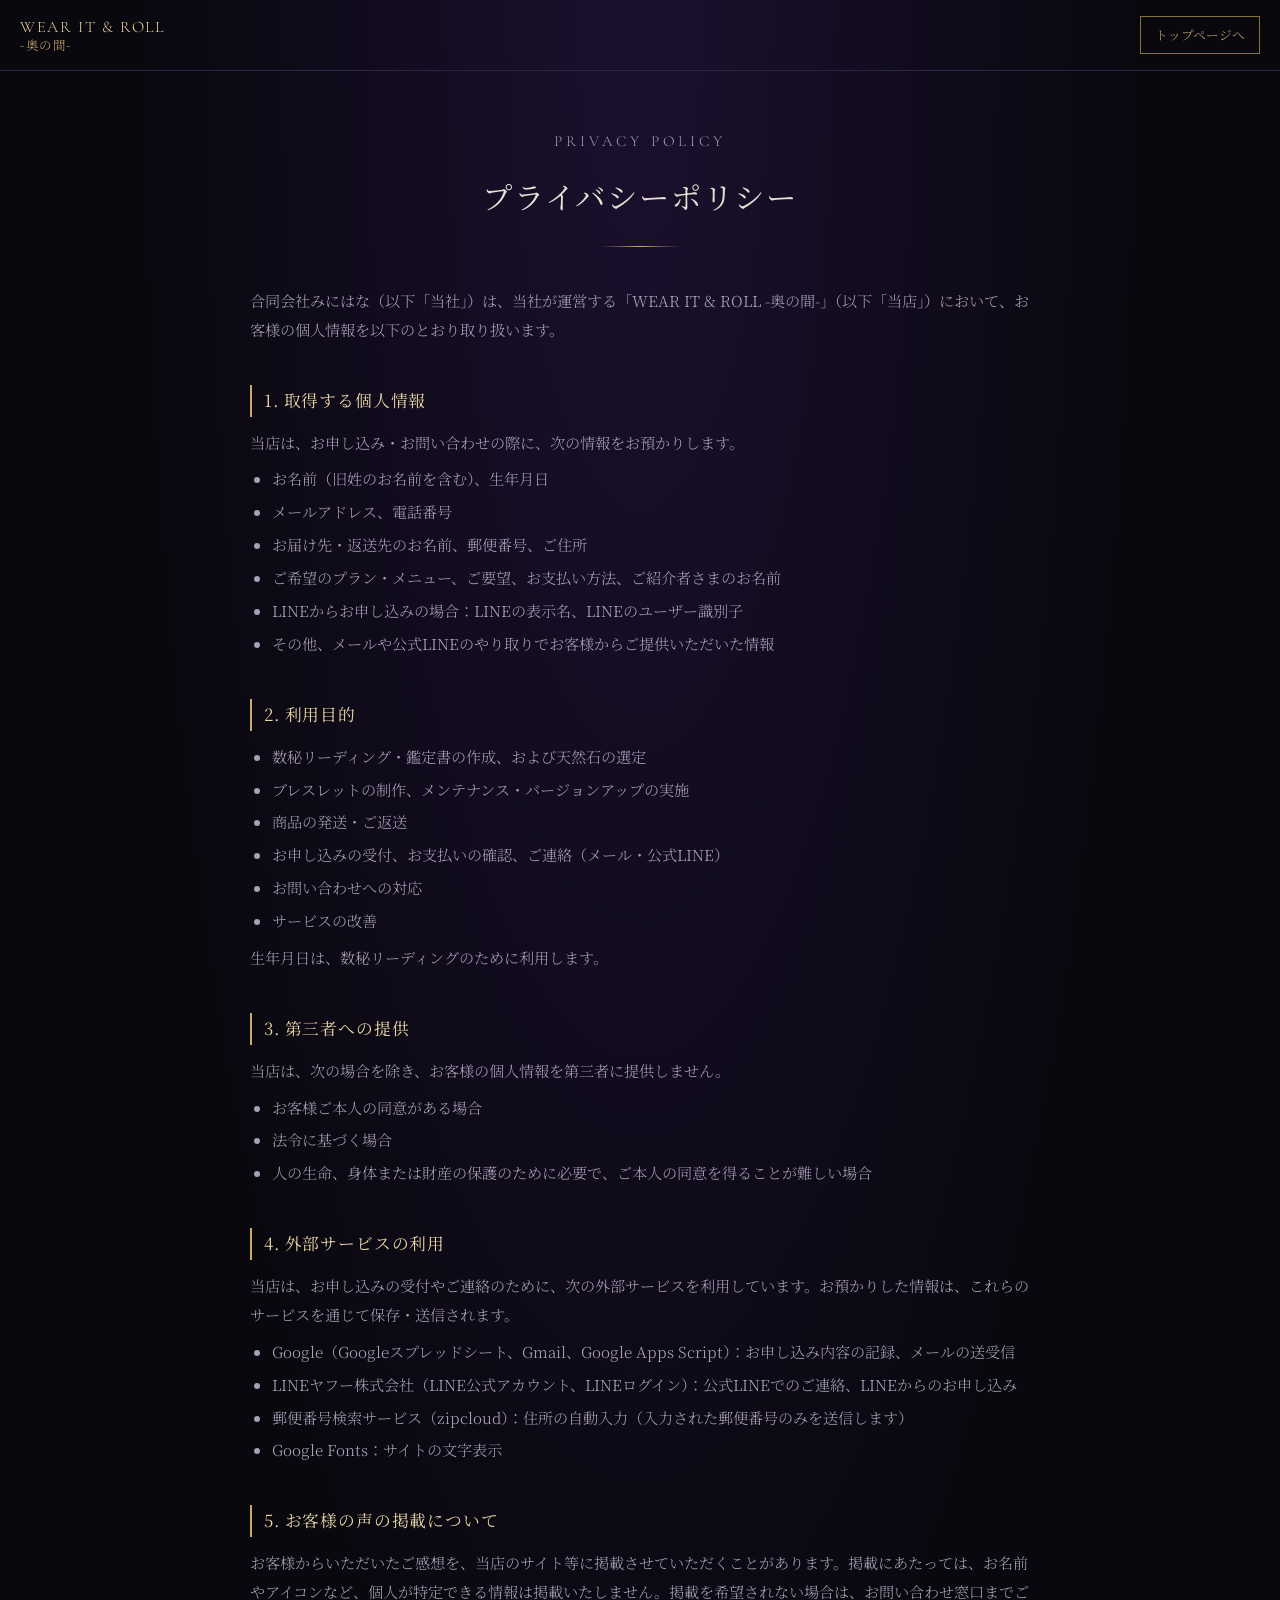
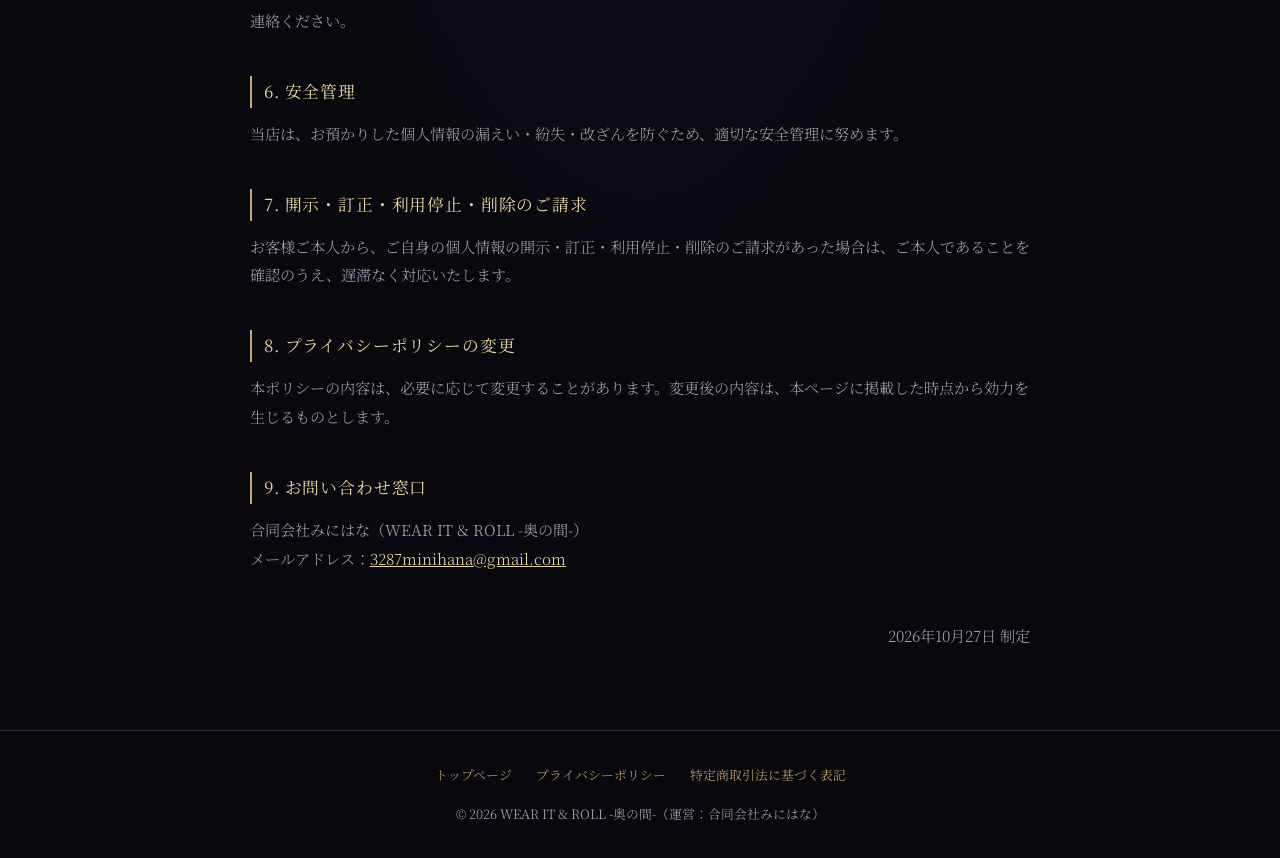
<file: privacy.html>
<!DOCTYPE html>
<html lang="ja">
<head>
  <meta charset="UTF-8">
  <meta name="viewport" content="width=device-width, initial-scale=1.0">
  <link rel="preconnect" href="https://fonts.googleapis.com">
  <link rel="preconnect" href="https://fonts.gstatic.com" crossorigin>
  <link href="https://fonts.googleapis.com/css2?family=Cormorant+Garamond:wght@400;500&family=Noto+Serif+JP:wght@300;400;500&display=swap" rel="stylesheet">
  <link rel="stylesheet" href="legal.css">
  <title>プライバシーポリシー｜WEAR IT &amp; ROLL -奥の間-</title>
  <meta name="description" content="WEAR IT &amp; ROLL -奥の間-（運営：合同会社みにはな）のプライバシーポリシーです。">
</head>
<body>
<header class="legal-nav">
  <a class="legal-logo" href="./">WEAR IT &amp; ROLL<span>-奥の間-</span></a>
  <a class="legal-back" href="./">トップページへ</a>
</header>

<main class="legal-main">
  <p class="legal-label">Privacy Policy</p>
  <h1 class="legal-title">プライバシーポリシー</h1>
  <span class="gold-line"></span>

  <p class="legal-lead">合同会社みにはな（以下「当社」）は、当社が運営する「WEAR IT &amp; ROLL -奥の間-」（以下「当店」）において、お客様の個人情報を以下のとおり取り扱います。</p>

  <h2>1. 取得する個人情報</h2>
  <p>当店は、お申し込み・お問い合わせの際に、次の情報をお預かりします。</p>
  <ul>
    <li>お名前（旧姓のお名前を含む）、生年月日</li>
    <li>メールアドレス、電話番号</li>
    <li>お届け先・返送先のお名前、郵便番号、ご住所</li>
    <li>ご希望のプラン・メニュー、ご要望、お支払い方法、ご紹介者さまのお名前</li>
    <li>LINEからお申し込みの場合：LINEの表示名、LINEのユーザー識別子</li>
    <li>その他、メールや公式LINEのやり取りでお客様からご提供いただいた情報</li>
  </ul>

  <h2>2. 利用目的</h2>
  <ul>
    <li>数秘リーディング・鑑定書の作成、および天然石の選定</li>
    <li>ブレスレットの制作、メンテナンス・バージョンアップの実施</li>
    <li>商品の発送・ご返送</li>
    <li>お申し込みの受付、お支払いの確認、ご連絡（メール・公式LINE）</li>
    <li>お問い合わせへの対応</li>
    <li>サービスの改善</li>
  </ul>
  <p>生年月日は、数秘リーディングのために利用します。</p>

  <h2>3. 第三者への提供</h2>
  <p>当店は、次の場合を除き、お客様の個人情報を第三者に提供しません。</p>
  <ul>
    <li>お客様ご本人の同意がある場合</li>
    <li>法令に基づく場合</li>
    <li>人の生命、身体または財産の保護のために必要で、ご本人の同意を得ることが難しい場合</li>
  </ul>

  <h2>4. 外部サービスの利用</h2>
  <p>当店は、お申し込みの受付やご連絡のために、次の外部サービスを利用しています。お預かりした情報は、これらのサービスを通じて保存・送信されます。</p>
  <ul>
    <li>Google（Googleスプレッドシート、Gmail、Google Apps Script）：お申し込み内容の記録、メールの送受信</li>
    <li>LINEヤフー株式会社（LINE公式アカウント、LINEログイン）：公式LINEでのご連絡、LINEからのお申し込み</li>
    <li>郵便番号検索サービス（zipcloud）：住所の自動入力（入力された郵便番号のみを送信します）</li>
    <li>Google Fonts：サイトの文字表示</li>
  </ul>

  <h2>5. お客様の声の掲載について</h2>
  <p>お客様からいただいたご感想を、当店のサイト等に掲載させていただくことがあります。掲載にあたっては、お名前やアイコンなど、個人が特定できる情報は掲載いたしません。掲載を希望されない場合は、お問い合わせ窓口までご連絡ください。</p>

  <h2>6. 安全管理</h2>
  <p>当店は、お預かりした個人情報の漏えい・紛失・改ざんを防ぐため、適切な安全管理に努めます。</p>

  <h2>7. 開示・訂正・利用停止・削除のご請求</h2>
  <p>お客様ご本人から、ご自身の個人情報の開示・訂正・利用停止・削除のご請求があった場合は、ご本人であることを確認のうえ、遅滞なく対応いたします。</p>

  <h2>8. プライバシーポリシーの変更</h2>
  <p>本ポリシーの内容は、必要に応じて変更することがあります。変更後の内容は、本ページに掲載した時点から効力を生じるものとします。</p>

  <h2>9. お問い合わせ窓口</h2>
  <p>合同会社みにはな（WEAR IT &amp; ROLL -奥の間-）<br>
  メールアドレス：<a href="mailto:3287minihana@gmail.com">3287minihana@gmail.com</a></p>

  <p class="legal-date">2026年10月27日 制定</p>
</main>

<footer class="legal-footer">
  <nav>
    <a href="./">トップページ</a>
    <a href="privacy.html">プライバシーポリシー</a>
    <a href="tokushoho.html">特定商取引法に基づく表記</a>
  </nav>
  <p>© 2026 WEAR IT &amp; ROLL -奥の間-（運営：合同会社みにはな）</p>
</footer>
</body>
</html>
</file>
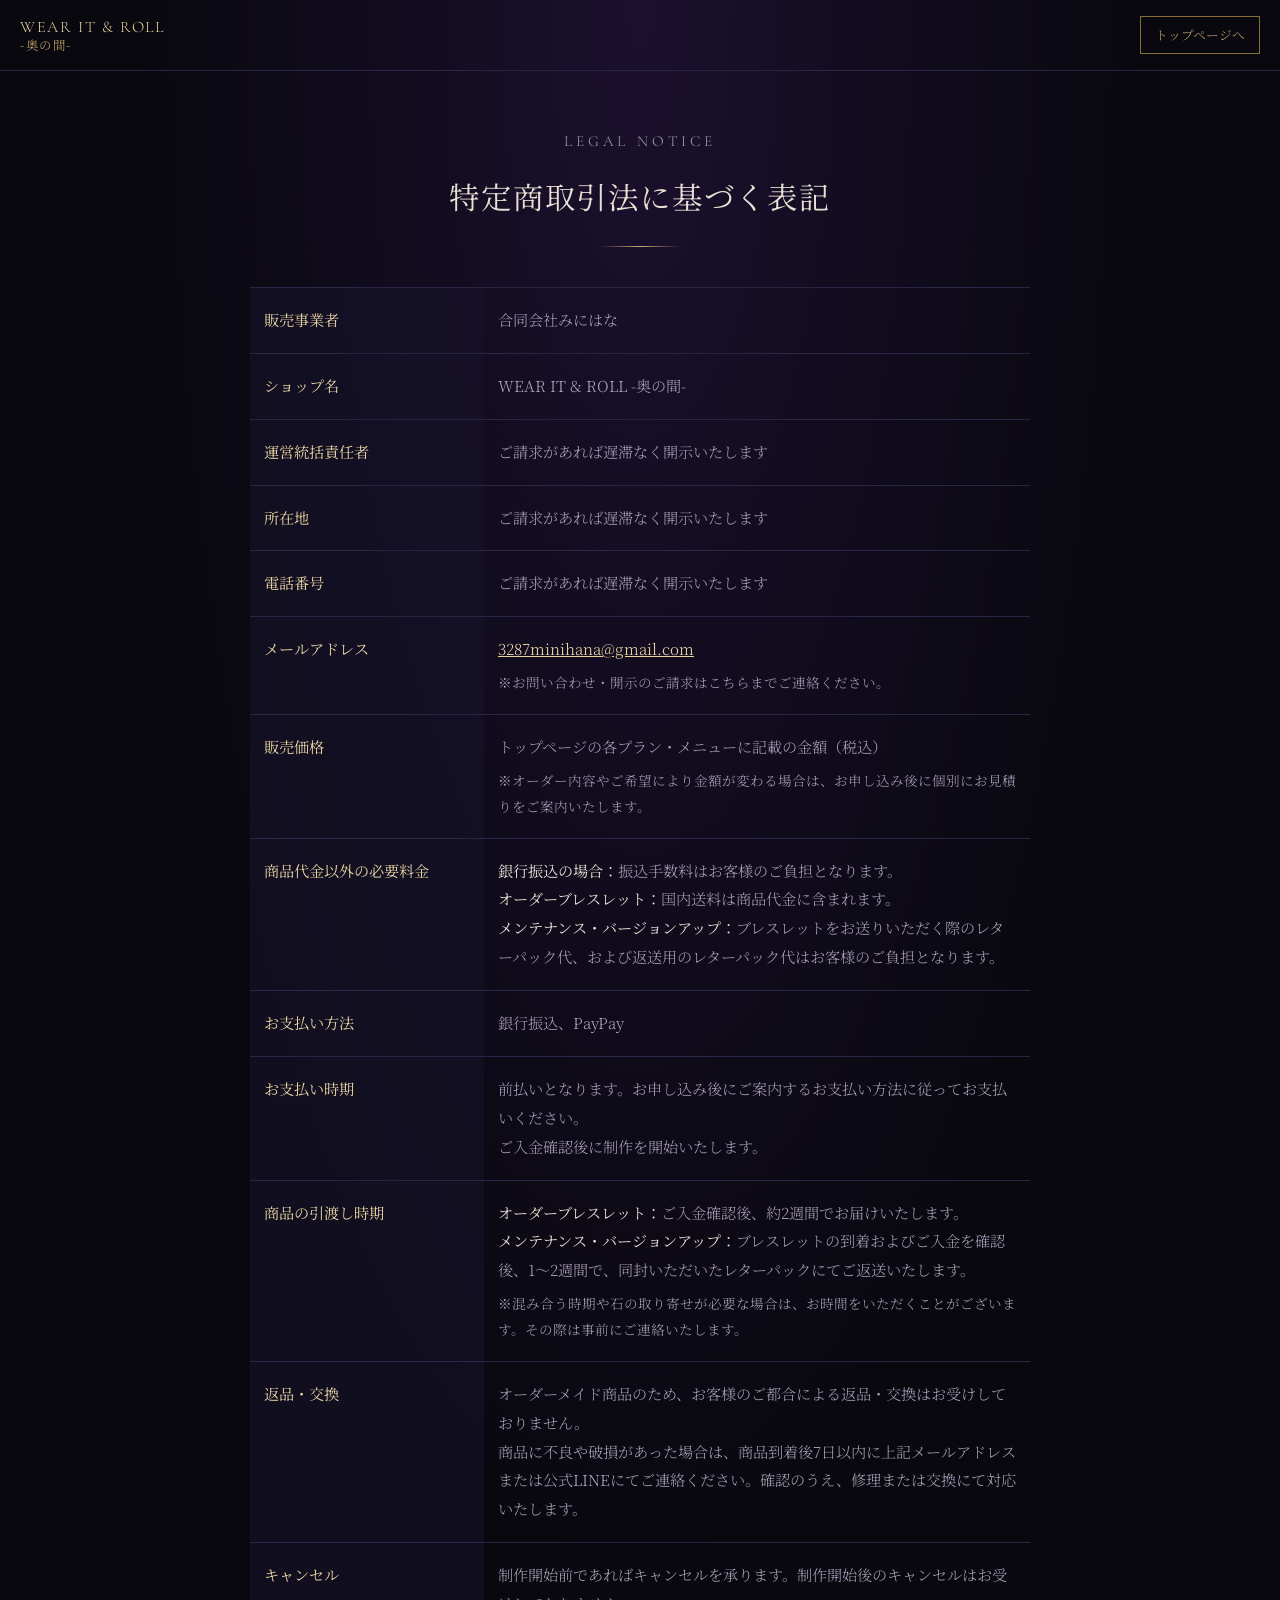
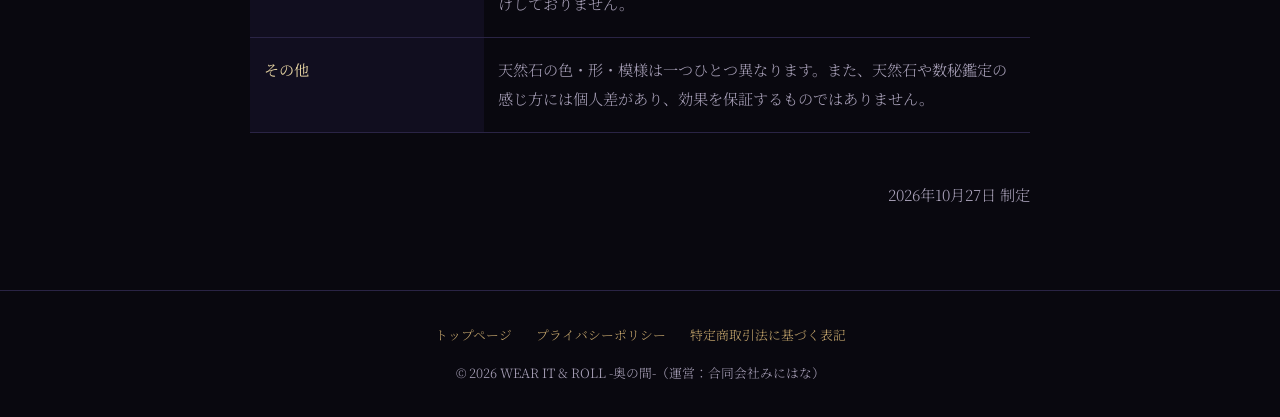
<file: tokushoho.html>
<!DOCTYPE html>
<html lang="ja">
<head>
  <meta charset="UTF-8">
  <meta name="viewport" content="width=device-width, initial-scale=1.0">
  <link rel="preconnect" href="https://fonts.googleapis.com">
  <link rel="preconnect" href="https://fonts.gstatic.com" crossorigin>
  <link href="https://fonts.googleapis.com/css2?family=Cormorant+Garamond:wght@400;500&family=Noto+Serif+JP:wght@300;400;500&display=swap" rel="stylesheet">
  <link rel="stylesheet" href="legal.css">
  <title>特定商取引法に基づく表記｜WEAR IT &amp; ROLL -奥の間-</title>
  <meta name="description" content="WEAR IT &amp; ROLL -奥の間-（運営：合同会社みにはな）の特定商取引法に基づく表記です。">
</head>
<body>
<header class="legal-nav">
  <a class="legal-logo" href="./">WEAR IT &amp; ROLL<span>-奥の間-</span></a>
  <a class="legal-back" href="./">トップページへ</a>
</header>

<main class="legal-main">
  <p class="legal-label">Legal Notice</p>
  <h1 class="legal-title">特定商取引法に基づく表記</h1>
  <span class="gold-line"></span>

  <table class="legal-table">
    <tbody>
      <tr><th>販売事業者</th><td>合同会社みにはな</td></tr>
      <tr><th>ショップ名</th><td>WEAR IT &amp; ROLL -奥の間-</td></tr>
      <tr><th>運営統括責任者</th><td>ご請求があれば遅滞なく開示いたします</td></tr>
      <tr><th>所在地</th><td>ご請求があれば遅滞なく開示いたします</td></tr>
      <tr><th>電話番号</th><td>ご請求があれば遅滞なく開示いたします</td></tr>
      <tr><th>メールアドレス</th><td><a href="mailto:3287minihana@gmail.com">3287minihana@gmail.com</a><small>※お問い合わせ・開示のご請求はこちらまでご連絡ください。</small></td></tr>
      <tr><th>販売価格</th><td>トップページの各プラン・メニューに記載の金額（税込）<small>※オーダー内容やご希望により金額が変わる場合は、お申し込み後に個別にお見積りをご案内いたします。</small></td></tr>
      <tr><th>商品代金以外の必要料金</th><td>
        <strong>銀行振込の場合：</strong>振込手数料はお客様のご負担となります。<br>
        <strong>オーダーブレスレット：</strong>国内送料は商品代金に含まれます。<br>
        <strong>メンテナンス・バージョンアップ：</strong>ブレスレットをお送りいただく際のレターパック代、および返送用のレターパック代はお客様のご負担となります。
      </td></tr>
      <tr><th>お支払い方法</th><td>銀行振込、PayPay</td></tr>
      <tr><th>お支払い時期</th><td>前払いとなります。お申し込み後にご案内するお支払い方法に従ってお支払いください。<br>ご入金確認後に制作を開始いたします。</td></tr>
      <tr><th>商品の引渡し時期</th><td>
        <strong>オーダーブレスレット：</strong>ご入金確認後、約2週間でお届けいたします。<br>
        <strong>メンテナンス・バージョンアップ：</strong>ブレスレットの到着およびご入金を確認後、1〜2週間で、同封いただいたレターパックにてご返送いたします。
        <small>※混み合う時期や石の取り寄せが必要な場合は、お時間をいただくことがございます。その際は事前にご連絡いたします。</small>
      </td></tr>
      <tr><th>返品・交換</th><td>
        オーダーメイド商品のため、お客様のご都合による返品・交換はお受けしておりません。<br>
        商品に不良や破損があった場合は、商品到着後7日以内に上記メールアドレスまたは公式LINEにてご連絡ください。確認のうえ、修理または交換にて対応いたします。
      </td></tr>
      <tr><th>キャンセル</th><td>制作開始前であればキャンセルを承ります。制作開始後のキャンセルはお受けしておりません。</td></tr>
      <tr><th>その他</th><td>天然石の色・形・模様は一つひとつ異なります。また、天然石や数秘鑑定の感じ方には個人差があり、効果を保証するものではありません。</td></tr>
    </tbody>
  </table>

  <p class="legal-date">2026年10月27日 制定</p>
</main>

<footer class="legal-footer">
  <nav>
    <a href="./">トップページ</a>
    <a href="privacy.html">プライバシーポリシー</a>
    <a href="tokushoho.html">特定商取引法に基づく表記</a>
  </nav>
  <p>© 2026 WEAR IT &amp; ROLL -奥の間-（運営：合同会社みにはな）</p>
</footer>
</body>
</html>
</file>
<file: legal.css>
*, *::before, *::after { box-sizing: border-box; margin: 0; padding: 0; }
:root {
  --gold: #c9a96e; --gold-light: #e8d5a3; --gold-dark: #8a6e3e;
  --dark: #09080f; --dark-card: #16132a; --dark-border: #2a2445;
  --text: #e8e0d5; --text-muted: #a8a0b8;
}
html { font-size: 16px; }
body {
  background: var(--dark);
  background-image: radial-gradient(ellipse at 50% 0%, rgba(80,40,140,.25) 0%, transparent 55%);
  color: var(--text);
  font-family: 'Noto Serif JP', serif; font-weight: 300; line-height: 1.9;
  -webkit-text-size-adjust: 100%;
}
a { color: var(--gold-light); }
.legal-nav {
  display: flex; align-items: center; justify-content: space-between; gap: 12px;
  padding: 16px 20px; border-bottom: 1px solid var(--dark-border);
}
.legal-logo { color: var(--gold-light); text-decoration: none; font-family: 'Cormorant Garamond', serif; letter-spacing: .1em; line-height: 1.3; }
.legal-logo span { display: block; font-family: 'Noto Serif JP', serif; font-size: .78em; color: var(--gold); }
.legal-back { font-size: .8rem; color: var(--gold); border: 1px solid var(--gold-dark); padding: 6px 14px; text-decoration: none; white-space: nowrap; }
.legal-main { max-width: 820px; margin: 0 auto; padding: 56px 20px 80px; }
.legal-label { text-align: center; font-family: 'Cormorant Garamond', serif; font-size: .8rem; letter-spacing: .25em; color: var(--gold); text-transform: uppercase; }
.legal-title { text-align: center; font-size: clamp(1.4rem, 4vw, 1.9rem); font-weight: 400; letter-spacing: .06em; margin: 12px 0 20px; }
.gold-line { display: block; width: 80px; height: 1px; margin: 0 auto 40px; background: linear-gradient(90deg, transparent, var(--gold), transparent); }
.legal-lead { color: var(--text-muted); margin-bottom: 32px; font-size: .95rem; }
.legal-main h2 {
  font-size: 1.05rem; font-weight: 400; color: var(--gold-light); letter-spacing: .05em;
  margin: 40px 0 12px; padding-left: 12px; border-left: 2px solid var(--gold);
}
.legal-main p, .legal-main li { font-size: .95rem; color: var(--text-muted); }
.legal-main ul { margin: 8px 0 8px 1.4em; }
.legal-main li { margin-bottom: 4px; }
.legal-table { width: 100%; border-collapse: collapse; border-top: 1px solid var(--dark-border); }
.legal-table th, .legal-table td { text-align: left; vertical-align: top; padding: 18px 14px; border-bottom: 1px solid var(--dark-border); font-size: .95rem; }
.legal-table th { width: 30%; color: var(--gold-light); font-weight: 400; background: rgba(22,19,42,.6); }
.legal-table td { color: var(--text-muted); }
.legal-table td strong { color: var(--text); font-weight: 400; }
.legal-table small { display: block; margin-top: 6px; font-size: .85rem; }
.legal-date { margin-top: 48px; text-align: right; font-size: .9rem; color: var(--text-muted); }
.legal-footer { border-top: 1px solid var(--dark-border); padding: 32px 20px; text-align: center; font-size: .8rem; color: var(--text-muted); }
.legal-footer nav { display: flex; flex-wrap: wrap; justify-content: center; gap: 8px 24px; margin-bottom: 14px; }
.legal-footer nav a { color: var(--gold); text-decoration: none; }
@media (max-width: 600px) {
  html { font-size: 17px; }
  .legal-table, .legal-table tbody, .legal-table tr, .legal-table th, .legal-table td { display: block; width: 100%; }
  .legal-table th { border-bottom: none; padding: 14px 14px 6px; }
  .legal-table td { padding: 6px 14px 18px; }
}
</file>
